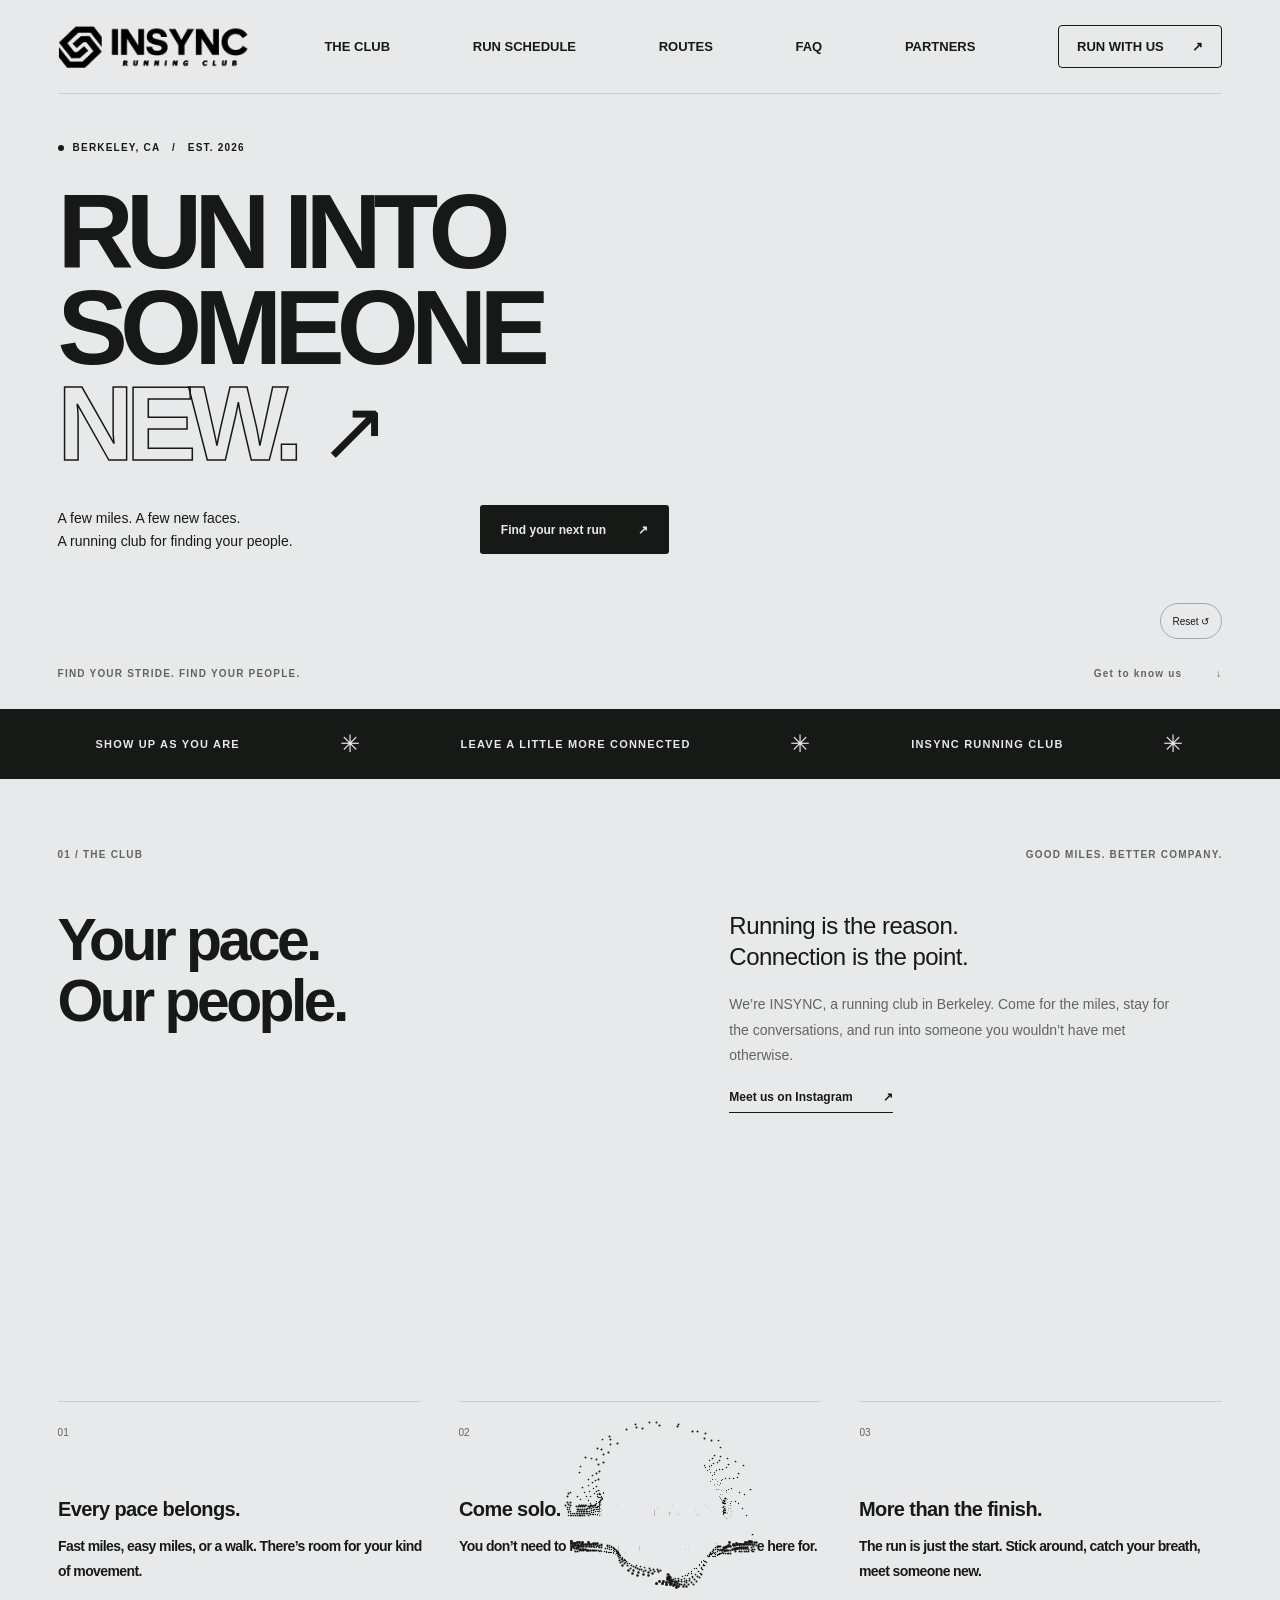
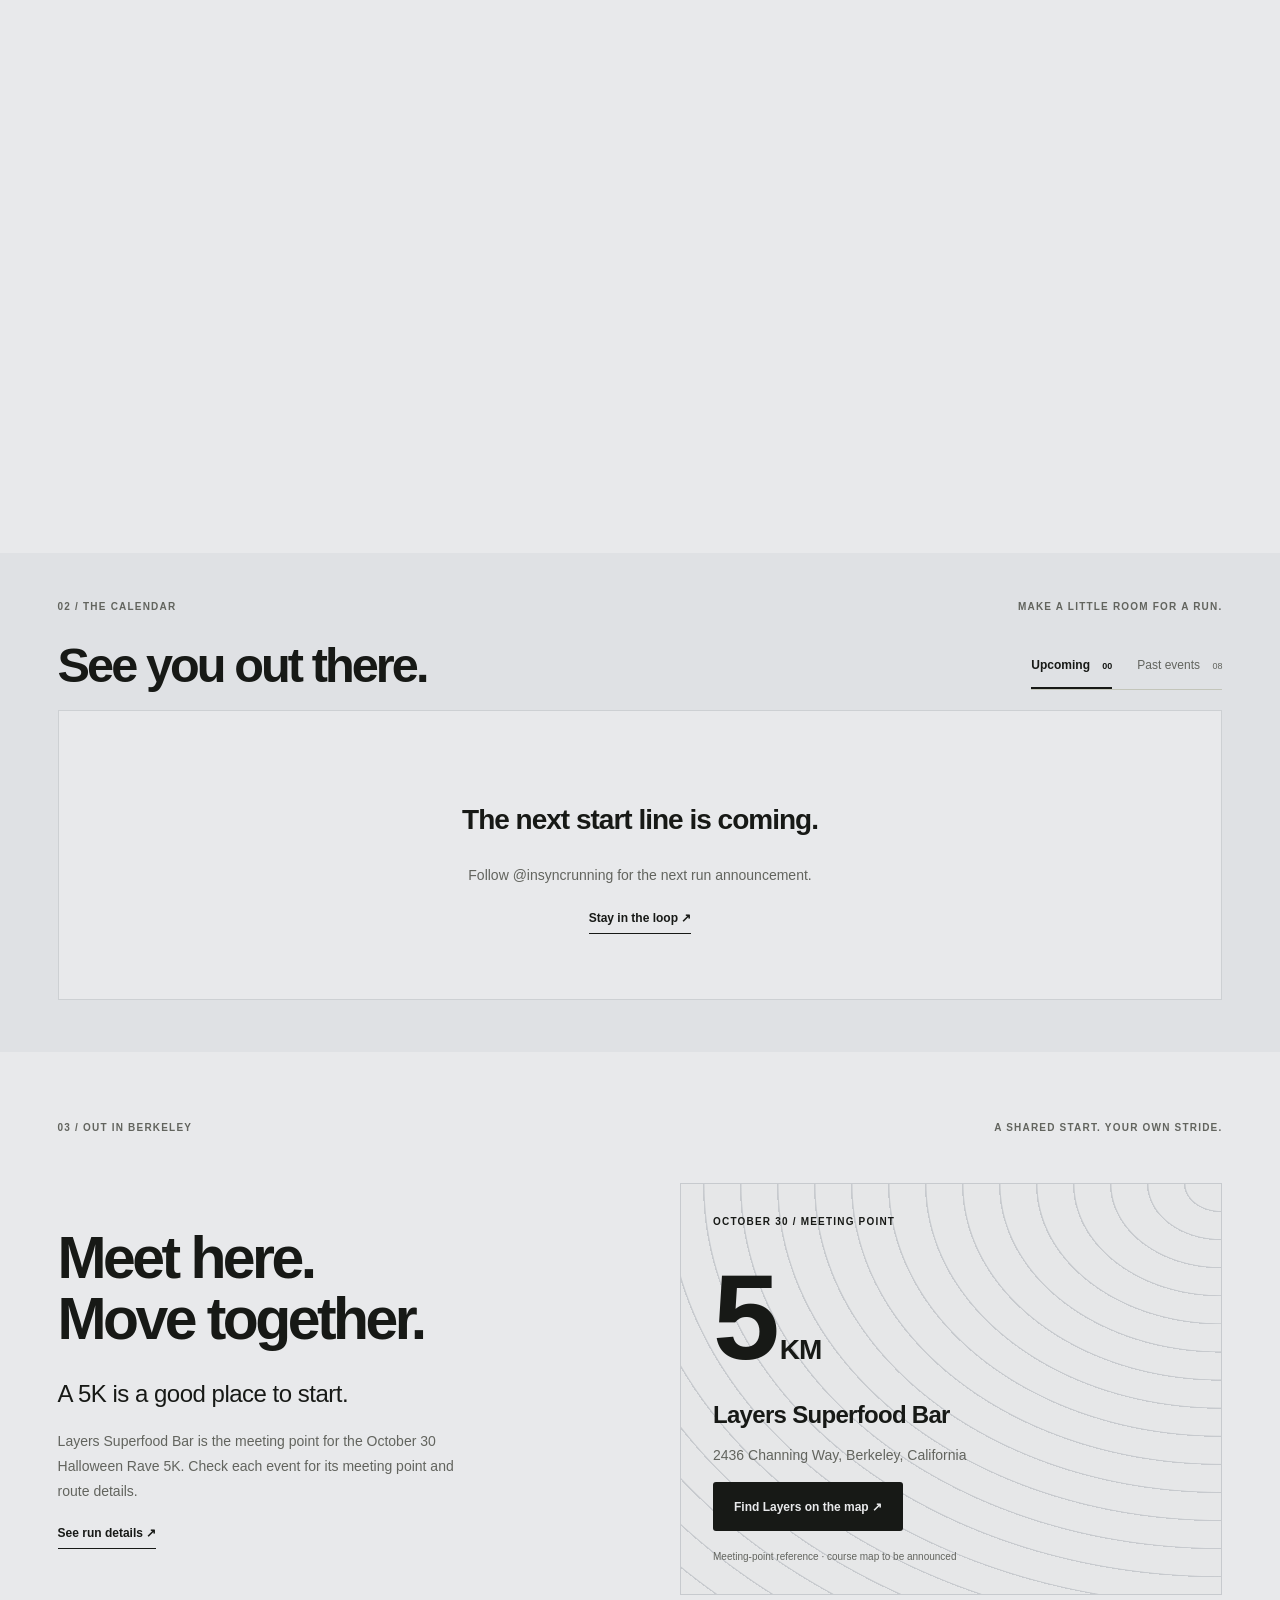
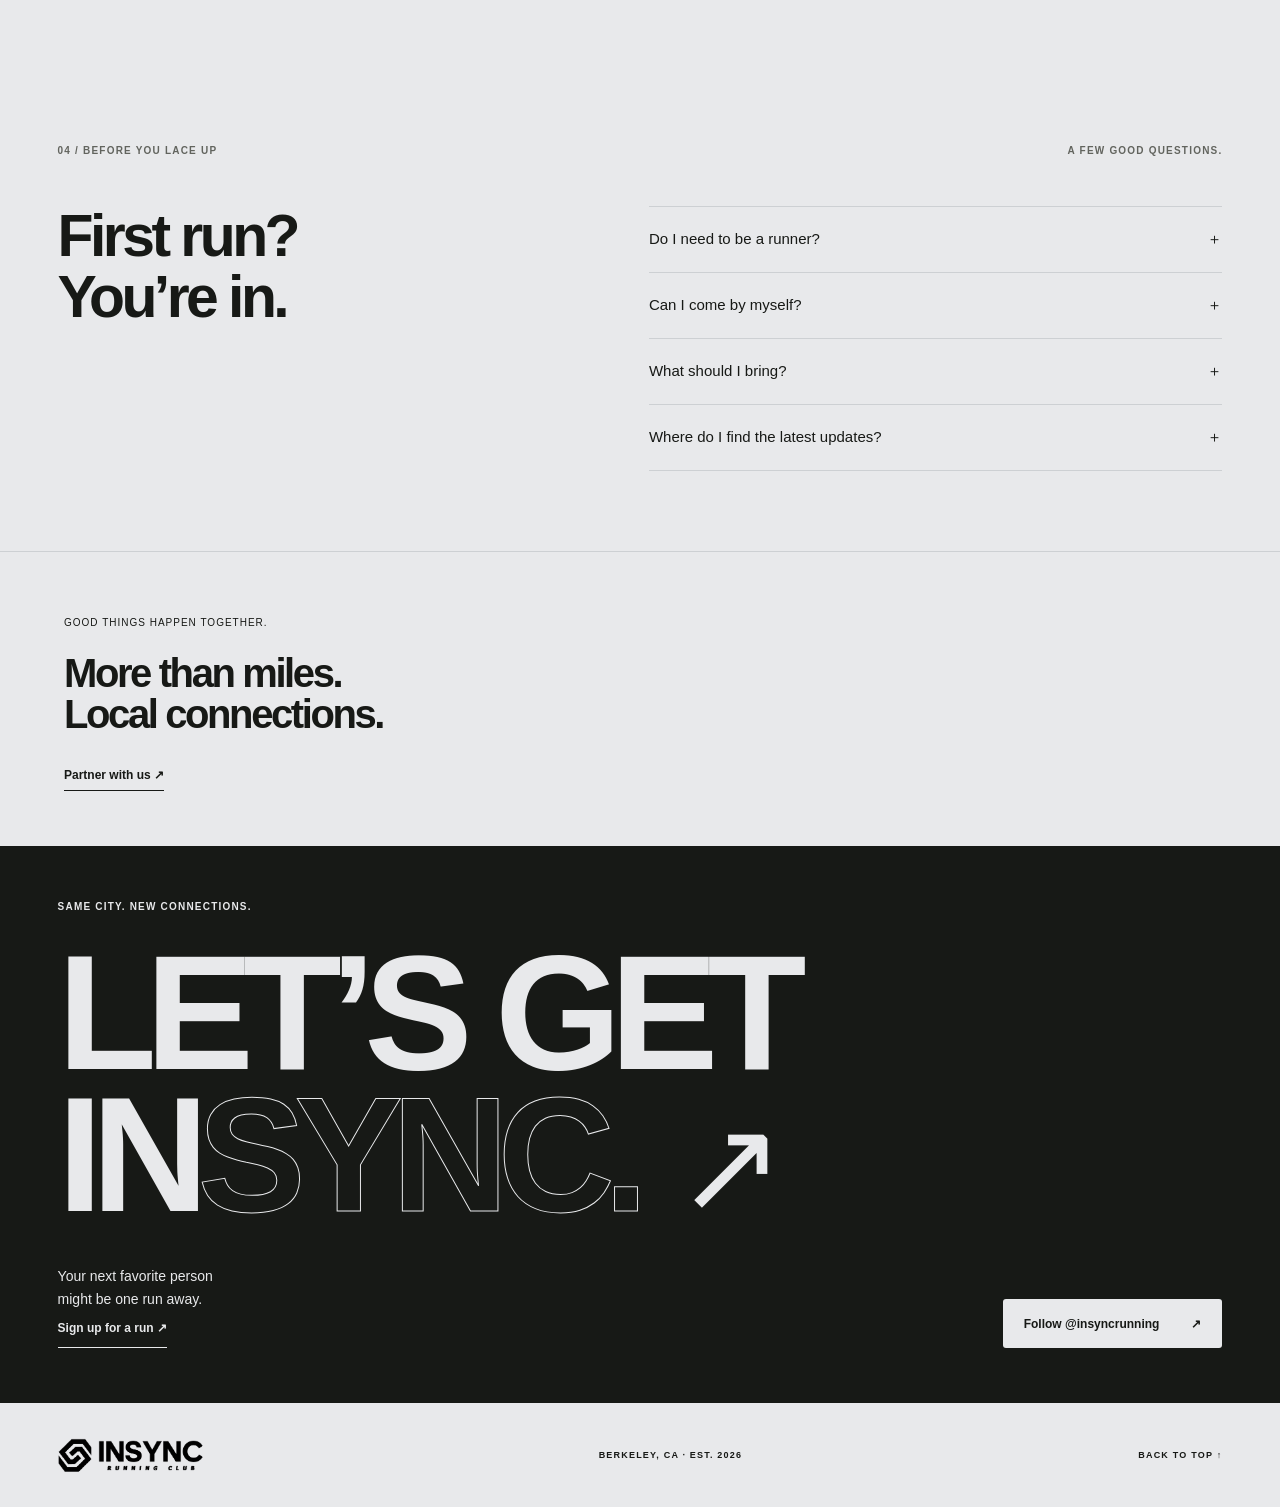
<file: index.html>
<!doctype html>
<html lang="en">
<head>
<meta charset="utf-8"><meta name="viewport" content="width=device-width, initial-scale=1">
<title>INSYNC Running Club — Run into someone new.</title>
<meta name="description" content="Find your stride. Find your people. INSYNC is a Berkeley running club for every pace. Explore upcoming runs and join the community.">
<meta name="theme-color" content="#e8e9eb"><meta property="og:title" content="INSYNC Running Club"><meta property="og:description" content="Run into someone new. A Berkeley running club for every pace."><meta property="og:image" content="https://insyncrunning.com/assets/og.png"><meta property="og:type" content="website">
<meta http-equiv="Cache-Control" content="no-cache, no-store, must-revalidate">
<meta http-equiv="Pragma" content="no-cache">
<meta http-equiv="Expires" content="0">
<link rel="icon" href="assets/favicon-32.png"><link rel="apple-touch-icon" href="assets/apple-touch-icon.png"><link rel="stylesheet" href="styles.css?v=20261030-rave2">
</head>
<body>
<a class="skip" href="#main">Skip to content</a>
<header class="header" id="top"><a class="brand" href="#top" aria-label="INSYNC home"><img src="assets/logo-horizontal.png" width="240" height="64" alt="INSYNC Running Club"></a><nav aria-label="Main navigation" class="main-nav"><a href="#club">THE CLUB</a><a href="#events">RUN SCHEDULE</a><a class="desktop-link" href="#routes">ROUTES</a><a class="desktop-link" href="#faq">FAQ</a><a class="desktop-link" href="partners.html">PARTNERS</a><a href="#join" class="nav-join">RUN WITH US <span aria-hidden="true">↗</span></a><button class="menu-button" aria-expanded="false" aria-controls="site-menu" type="button">MENU <span aria-hidden="true">＋</span></button></nav></header><nav id="site-menu" class="site-menu" aria-label="Full menu" hidden><a href="#club">THE CLUB <span>01</span></a><a href="#events">RUN SCHEDULE <span>02</span></a><a href="#routes">ROUTES <span>03</span></a><a href="#join">SIGN UP <span>04</span></a><a href="#faq">FAQ <span>05</span></a><a href="mailto:lperehinets1@gmail.com">PARTNER WITH US <span>06</span></a></nav>
<main id="main">
<section class="hero">
<div class="jelly-stage"><canvas id="logo-jelly" tabindex="0" role="img" aria-label="Interactive 3D INSYNC logo. Drag and release to toss, tap to squish. Use arrow keys to nudge, Space to squish, or Escape to reset."></canvas><div class="jelly-grab" aria-hidden="true"></div></div>
<div class="hero-copy"><p class="eyebrow"><span class="dot"></span> BERKELEY, CA &nbsp; / &nbsp; EST. 2026</p><h1>RUN INTO<br>SOMEONE<br><span class="outline">NEW.</span><span class="title-arrow" aria-hidden="true">↗</span></h1><div class="hero-bottom"><p>A few miles. A few new faces.<br>A running club for finding your people.</p><a class="button dark" href="#events">Find your next run <span aria-hidden="true">↗</span></a></div></div>
<div class="hero-space" aria-hidden="true"></div>
<button id="jelly-reset" class="hero-reset" type="button" hidden aria-label="Reset logo position">Reset ↺</button>
<div class="hero-caption"><span>FIND YOUR STRIDE. FIND YOUR PEOPLE.</span><a href="#club">Get to know us <span aria-hidden="true">↓</span></a></div>
</section>
<div class="ticker" aria-hidden="true"><span>SHOW UP AS YOU ARE</span><b>✳</b><span>LEAVE A LITTLE MORE CONNECTED</span><b>✳</b><span>INSYNC RUNNING CLUB</span><b>✳</b></div>
<section class="club section" id="club"><div class="section-label"><span>01 / THE CLUB</span><span>GOOD MILES. BETTER COMPANY.</span></div><div class="club-intro"><h2>Your pace.<br>Our people.</h2><div><p class="lead">Running is the reason.<br>Connection is the point.</p><p>We’re INSYNC, a running club in Berkeley. Come for the miles, stay for the conversations, and run into someone you wouldn’t have met otherwise.</p><a class="text-link" href="https://www.instagram.com/insyncrunning" target="_blank" rel="noopener noreferrer">Meet us on Instagram <span aria-hidden="true">↗</span></a></div></div>
<div class="values-runway" id="values-runway">
<div class="values-sticky">
<div class="values values-bead">
<div class="metal-bead bead-entry" id="metal-bead" aria-hidden="true"><span class="metal-bead-cue">↓</span></div>
<article class="value-card"><span>01</span><div class="pt-host" data-particle-text><div class="pt-text"><h3 class="pt-title">Every pace belongs.</h3><p class="pt-body">Fast miles, easy miles, or a walk. There’s room for your kind of movement.</p></div><canvas class="pt-canvas" aria-hidden="true"></canvas></div></article>
<article class="value-card"><span>02</span><div class="pt-host" data-particle-text><div class="pt-text"><h3 class="pt-title">Come solo. Leave connected.</h3><p class="pt-body">You don’t need to know anyone. That’s what we’re here for.</p></div><canvas class="pt-canvas" aria-hidden="true"></canvas></div></article>
<article class="value-card"><span>03</span><div class="pt-host" data-particle-text><div class="pt-text"><h3 class="pt-title">More than the finish.</h3><p class="pt-body">The run is just the start. Stick around, catch your breath, meet someone new.</p></div><canvas class="pt-canvas" aria-hidden="true"></canvas></div></article>
</div>
</div>
</div>
</section>
<section class="events section" id="events"><div class="section-label"><span>02 / THE CALENDAR</span><span>MAKE A LITTLE ROOM FOR A RUN.</span></div><div class="events-heading"><h2>See you out there.</h2><div class="tabs" role="tablist" aria-label="Event schedule"><button type="button" id="upcoming-tab" role="tab" aria-selected="true" aria-controls="upcoming">Upcoming <span id="upcoming-count">01</span></button><button type="button" id="past-tab" role="tab" aria-selected="false" aria-controls="past" tabindex="-1">Past events <span id="past-count">07</span></button></div></div>
<div id="upcoming" role="tabpanel" aria-labelledby="upcoming-tab" tabindex="0"><article class="event-card" id="featured-event"><div class="event-poster event-poster--image"><img src="assets/insync-october-30-rave.jpg" width="819" height="1024" alt="INSYNC Running Club flyer: INSYNCTOBER Halloween Rave 5K with Layers Superfood Bar, Friday October 30 at 3:30 PM, 2436 Channing Way, Berkeley, CA 94704. All paces welcome."></div><div class="event-info"><p class="eyebrow" id="event-status"><span class="dot"></span> NEXT ON THE CALENDAR</p><h3>Halloween Rave 5K</h3><p class="event-description">INSYNCTOBER with Layers Superfood Bar.<br>All paces welcome.</p><dl><div><dt>WHEN</dt><dd><time datetime="2026-10-30T15:30:00-07:00">Friday, October 30, 2026<br>3:30 PM · Pacific</time></dd></div><div><dt>MEET AT</dt><dd>Layers Superfood Bar<br><span>2436 Channing Way, Berkeley, CA 94704</span></dd></div><div><dt>THE PLAN</dt><dd>Halloween Rave 5K. All paces welcome.</dd></div></dl><div class="event-actions"><a class="button dark" id="event-rsvp" href="https://partiful.com/e/mQ0X8st8Sq7XbnKIc9KB?c=eitrDsqQ" target="_blank" rel="noopener noreferrer">Count me in <span aria-hidden="true">↗</span></a><a class="text-link" href="https://www.google.com/maps/search/?api=1&amp;query=2436+Channing+Way+Berkeley+CA+94704" target="_blank" rel="noopener noreferrer">Get directions ↗</a></div><a class="calendar-link" id="calendar-link" href="assets/insync-october-30.ics" download>Add to calendar <span aria-hidden="true">＋</span></a></div></article><div class="empty-state" id="upcoming-empty" hidden><h3>The next start line is coming.</h3><p>Follow @insyncrunning for the next run announcement.</p><a class="text-link" href="https://www.instagram.com/insyncrunning" target="_blank" rel="noopener noreferrer">Stay in the loop ↗</a></div></div>
<div id="past" role="tabpanel" aria-labelledby="past-tab" tabindex="0" hidden><div class="archive-grid" id="archive-grid"><article class="archive-card"><p class="eyebrow">OCT 02, 2026</p><h3>INSYNC × Layers</h3><p>5K &amp; DJ Afters · 4 PM<br>2436 Channing Way, Berkeley</p><a class="text-link" href="https://partiful.com/e/KIWhcW2sNzImpX4tsrRf" target="_blank" rel="noopener noreferrer">View event ↗</a></article><article class="archive-card"><p class="eyebrow">SEP 27, 2026</p><h3>INSYNC × ISAB</h3><p>5K &amp; DJ Afters · 10:30 AM<br>Strada Fountain, Berkeley</p><a class="text-link" href="https://partiful.com/e/kMO2O52GMtITjHEYvllk" target="_blank" rel="noopener noreferrer">View event ↗</a></article><article class="archive-card"><p class="eyebrow">SEP 18, 2026</p><h3>5K &amp; Afters</h3><p>5:30 PM · Fountain next to Strada<br>Berkeley, CA</p><a class="text-link" href="https://www.instagram.com/insyncrunning" target="_blank" rel="noopener noreferrer">Visit club Instagram ↗</a></article><article class="archive-card"><p class="eyebrow">SEP 04, 2026</p><h3>INSYNC × Layers</h3><p>5K & DJ Afters · 4 PM<br>2436 Channing Way, Berkeley</p><a class="text-link" href="https://www.instagram.com/insyncrunning" target="_blank" rel="noopener noreferrer">Visit club Instagram ↗</a></article><article class="archive-card"><p class="eyebrow">MAY 09, 2026</p><h3>Finals Week Reset Run</h3><p>10 AM · Layers Superfood Bar<br>2436 Channing Way, Berkeley</p><a class="text-link" href="https://www.instagram.com/insyncrunning" target="_blank" rel="noopener noreferrer">Visit club Instagram ↗</a></article><article class="archive-card"><p class="eyebrow">MAY 03, 2026</p><h3>Running in Her Shoes</h3><p>5K · 10:30 AM · 2325 Piedmont Ave<br>Benefiting the Peace Over Violence Foundation</p><a class="text-link" href="https://www.instagram.com/insyncrunning" target="_blank" rel="noopener noreferrer">Visit club Instagram ↗</a></article><article class="archive-card"><p class="eyebrow">APR 25, 2026</p><h3>KAPi × INSYNC</h3><p>5K Charity Run · 10 AM<br>Fountain across from Strada</p><a class="text-link" href="https://www.instagram.com/insyncrunning" target="_blank" rel="noopener noreferrer">Visit club Instagram ↗</a></article></div></div></section>
<section class="routes section" id="routes"><div class="section-label"><span>03 / OUT IN BERKELEY</span><span>A SHARED START. YOUR OWN STRIDE.</span></div><div class="route-grid"><div><h2>Meet here.<br>Move together.</h2><p class="lead">A 5K is a good place to start.</p><p>Layers Superfood Bar is the meeting point for the October 30 Halloween Rave 5K. Check each event for its meeting point and route details.</p><a class="text-link" href="https://partiful.com/e/mQ0X8st8Sq7XbnKIc9KB?c=eitrDsqQ" target="_blank" rel="noopener noreferrer">See run details ↗</a></div><div class="route-panel"><span class="eyebrow">OCTOBER 30 / MEETING POINT</span><div class="route-distance">5<span>KM</span></div><h3>Layers Superfood Bar</h3><p>2436 Channing Way, Berkeley, California</p><a class="button dark" href="https://www.google.com/maps/search/?api=1&amp;query=2436+Channing+Way+Berkeley+CA+94704" target="_blank" rel="noopener noreferrer">Find Layers on the map ↗</a><small>Meeting-point reference · course map to be announced</small></div></div></section><section class="faq section" id="faq"><div class="section-label"><span>04 / BEFORE YOU LACE UP</span><span>A FEW GOOD QUESTIONS.</span></div><div class="faq-grid"><h2>First run?<br>You’re in.</h2><div class="questions"><details><summary>Do I need to be a runner?<span aria-hidden="true">＋</span></summary><p>No pace requirement here. Run, jog, or walk — show up with whatever energy you’ve got.</p></details><details><summary>Can I come by myself?<span aria-hidden="true">＋</span></summary><p>Absolutely. Meeting someone new is the whole idea. Come say hi and we’ll take it from there.</p></details><details><summary>What should I bring?<span aria-hidden="true">＋</span></summary><p>Comfortable shoes, water, and whatever you need for a few miles outside. Check the event page for any specific details.</p></details><details><summary>Where do I find the latest updates?<span aria-hidden="true">＋</span></summary><p>Check <a href="https://www.instagram.com/insyncrunning" target="_blank" rel="noopener noreferrer">@insyncrunning on Instagram</a> and the linked event page for meeting details and changes.</p></details></div></div></section>
<section class="partner-strip"><p>GOOD THINGS HAPPEN TOGETHER.</p><h2>More than miles.<br>Local connections.</h2><a class="text-link" href="mailto:lperehinets1@gmail.com">Partner with us ↗</a></section><section class="join section" id="join"><p class="eyebrow">SAME CITY. NEW CONNECTIONS.</p><h2>LET’S GET<br>IN<span class="outline">SYNC.</span><span aria-hidden="true">↗</span></h2><div class="join-bottom"><p>Your next favorite person<br>might be one run away.<br><a class="text-link" href="#events">Sign up for a run ↗</a></p><a class="button light" href="https://www.instagram.com/insyncrunning" target="_blank" rel="noopener noreferrer">Follow @insyncrunning <span aria-hidden="true">↗</span></a></div></section>
</main><footer><a href="#top" aria-label="Back to top"><img src="assets/logo-horizontal.png" alt="INSYNC Running Club" width="170" height="46"></a><span>BERKELEY, CA · EST. 2026</span><a href="#top">BACK TO TOP ↑</a></footer><script src="main.js?v=20261030-rave2"></script><script src="particle-text.js?v=20261030-rave2" defer></script><script src="logo-jelly.js?v=20261030-rave2" defer></script>
</body></html>
</file>
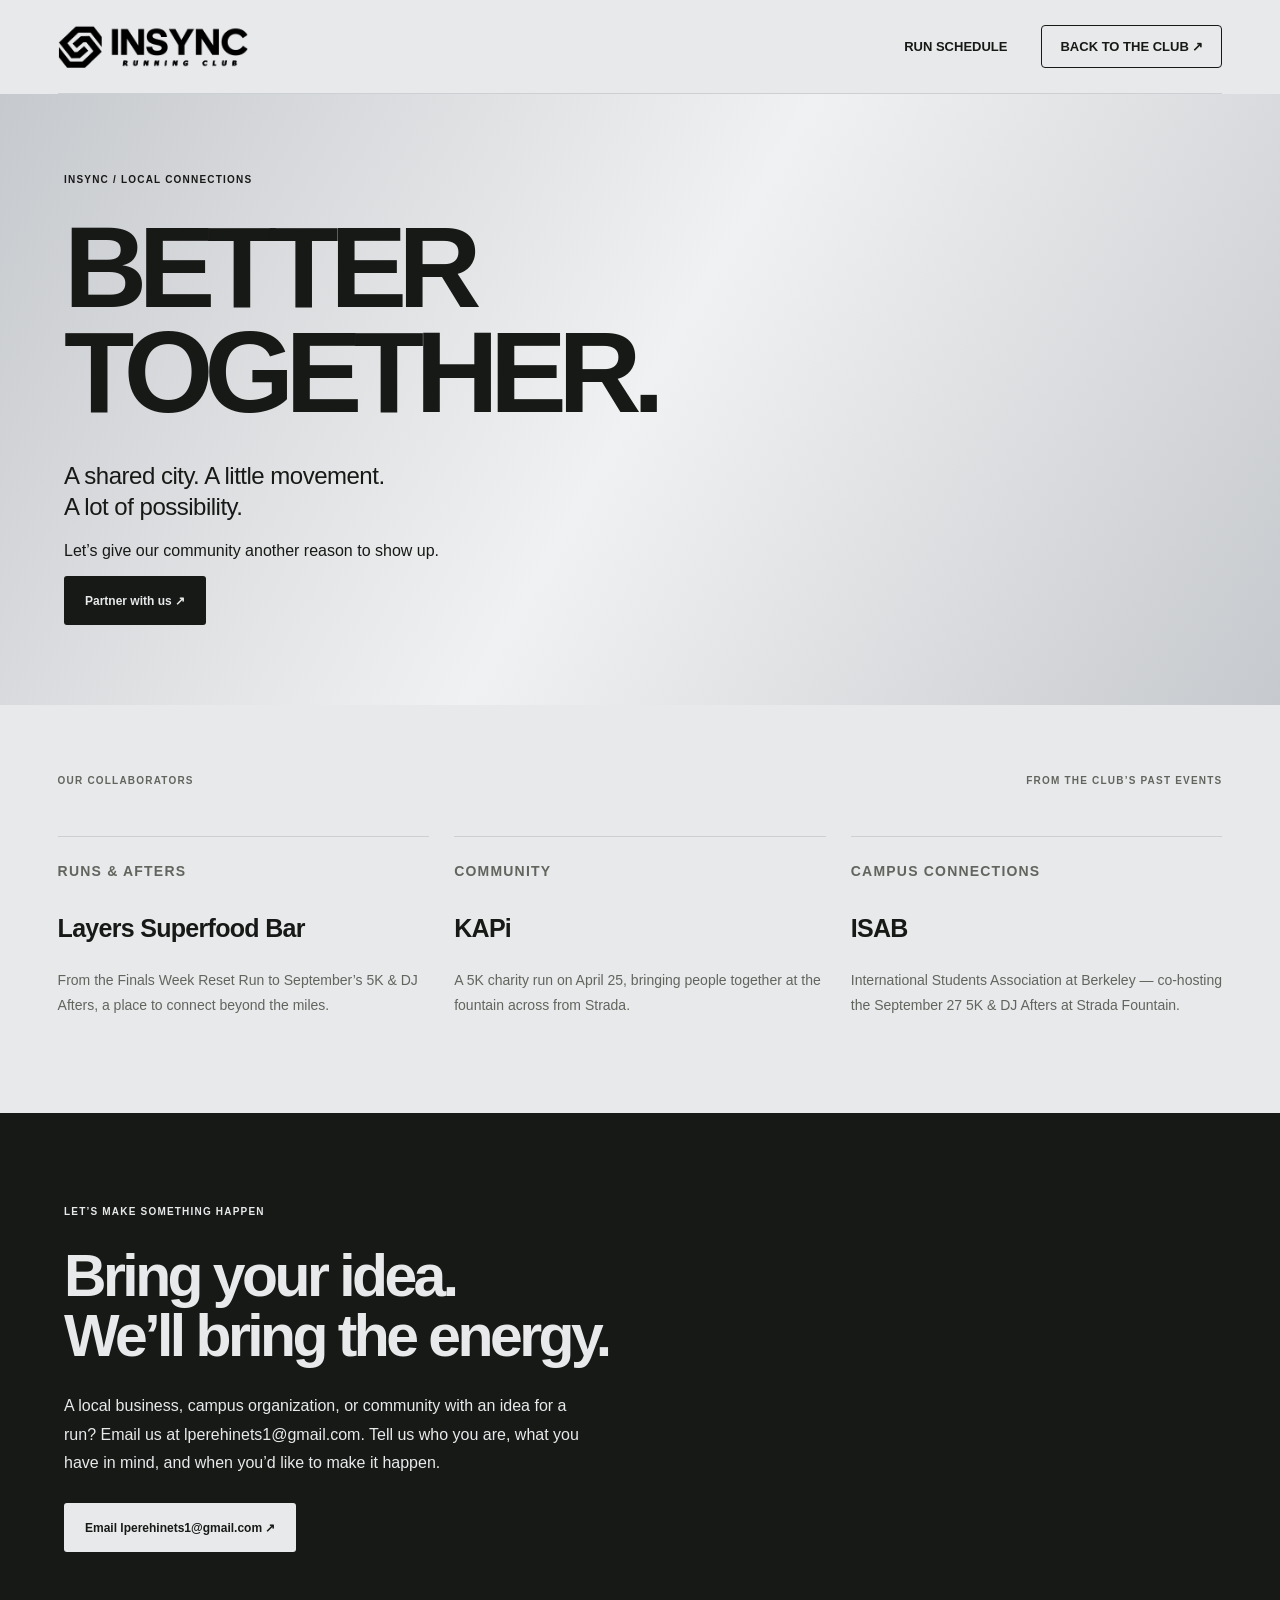
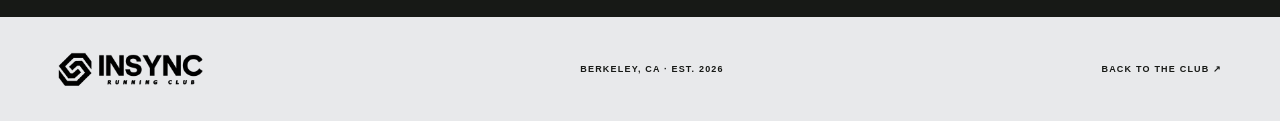
<file: partners.html>
<!doctype html>
<html lang="en">
<head>
<meta charset="utf-8"><meta name="viewport" content="width=device-width, initial-scale=1">
<title>Partner with INSYNC Running Club</title>
<meta name="description" content="Find your stride. Find your people. INSYNC is a Berkeley running club for every pace. Explore upcoming runs and join the community.">
<meta name="theme-color" content="#f4f3ee"><meta property="og:title" content="INSYNC Running Club"><meta property="og:description" content="Run into someone new. A Berkeley running club for every pace."><meta property="og:image" content="https://insyncrunning.com/assets/og.png"><meta property="og:type" content="website">
<link rel="icon" href="assets/favicon-32.png"><link rel="apple-touch-icon" href="assets/apple-touch-icon.png"><link rel="stylesheet" href="styles.css?v=20260927-isab">
</head>
<body><a class="skip" href="#main">Skip to content</a><header class="header"><a class="brand" href="index.html" aria-label="INSYNC home"><img src="assets/logo-horizontal.png" alt="INSYNC Running Club" width="240" height="64"></a><nav aria-label="Main navigation"><a href="index.html#events">RUN SCHEDULE</a><a class="nav-join" href="index.html">BACK TO THE CLUB ↗</a></nav></header><main id="main"><section class="partner-hero"><p class="eyebrow">INSYNC / LOCAL CONNECTIONS</p><h1>BETTER<br>TOGETHER.</h1><p class="lead">A shared city. A little movement.<br>A lot of possibility.</p><p>Let’s give our community another reason to show up.</p><a class="button dark" href="mailto:lperehinets1@gmail.com">Partner with us ↗</a></section><section class="section"><div class="section-label"><span>OUR COLLABORATORS</span><span>FROM THE CLUB’S PAST EVENTS</span></div><div class="partner-list"><article><p class="eyebrow">RUNS & AFTERS</p><h3>Layers Superfood Bar</h3><p>From the Finals Week Reset Run to September’s 5K & DJ Afters, a place to connect beyond the miles.</p></article><article><p class="eyebrow">COMMUNITY</p><h3>KAPi</h3><p>A 5K charity run on April 25, bringing people together at the fountain across from Strada.</p></article><article><p class="eyebrow">CAMPUS CONNECTIONS</p><h3>ISAB</h3><p>International Students Association at Berkeley — co-hosting the September 27 5K & DJ Afters at Strada Fountain.</p></article></div></section><section class="partner-contact" id="partner-contact"><p class="eyebrow">LET’S MAKE SOMETHING HAPPEN</p><h2>Bring your idea.<br>We’ll bring the energy.</h2><p>A local business, campus organization, or community with an idea for a run? Email us at lperehinets1@gmail.com. Tell us who you are, what you have in mind, and when you’d like to make it happen.</p><a class="button light" href="mailto:lperehinets1@gmail.com">Email lperehinets1@gmail.com ↗</a></section></main><footer><a href="index.html"><img src="assets/logo-horizontal.png" alt="INSYNC Running Club" width="170" height="46"></a><span>BERKELEY, CA · EST. 2026</span><a href="index.html">BACK TO THE CLUB ↗</a></footer></body></html>
</file>
<file: styles.css>
:root{--paper:#e8e9eb;--ink:#171916;--muted:#62645e;--line:#cdd0d3;--accent:#d8dadd;--ease:cubic-bezier(.22,1,.36,1)}*{box-sizing:border-box}html{scroll-behavior:smooth;scroll-padding-top:100px}body{margin:0;background:var(--paper);color:var(--ink);font-family:Arial,Helvetica,sans-serif;-webkit-font-smoothing:antialiased}a{color:inherit;text-decoration:none}button{font:inherit;color:inherit;cursor:pointer}img{display:block;max-width:100%;height:auto}button,a,summary{-webkit-tap-highlight-color:transparent}a:focus-visible,button:focus-visible,summary:focus-visible,[tabindex]:focus-visible{outline:2px solid var(--ink);outline-offset:6px}::selection{background:var(--ink);color:var(--paper)}[hidden]{display:none!important}.skip{position:fixed;top:-80px;left:20px;z-index:100;background:var(--ink);color:white;padding:16px}.skip:focus{top:12px}.header{height:94px;margin:0 4.5%;display:flex;justify-content:space-between;align-items:center;border-bottom:1px solid var(--line)}.brand{width:190px}.brand img,footer img{mix-blend-mode:multiply}.header nav{display:flex;align-items:center;gap:34px;font-size:13px;font-weight:600}.header nav a{padding:12px 0}.header nav .nav-join{border:1px solid var(--ink);padding:13px 18px;border-radius:4px}.nav-join span{margin-left:25px}.hero{padding:48px 4.5% 0;display:grid;grid-template-columns:1.18fr 1fr;gap:35px}.eyebrow,.section-label,.panel-top,.panel-bottom,.hero-caption,.ticker,.poster-top,.poster-bottom,footer,.calendar-link{font-size:10px;font-weight:700;letter-spacing:1.2px}.eyebrow{display:flex;align-items:center;gap:9px;margin:0 0 30px}.dot{width:6px;height:6px;background:currentColor;border-radius:50%;display:inline-block}h1{font-size:clamp(70px,8.25vw,140px);letter-spacing:-.075em;line-height:.91;margin:0;font-weight:900}h1 .outline{-webkit-text-stroke:1.5px var(--ink);color:transparent}.title-arrow{display:inline-block;font-size:.8em;margin-left:.28em;font-weight:400}.hero-bottom{display:flex;flex-wrap:wrap;align-items:center;gap:20px;justify-content:space-between;margin-top:34px}.hero-bottom p,.join-bottom p{font-size:14px;line-height:1.65;margin:0}.button{min-height:49px;padding:17px 21px;display:inline-flex;align-items:center;justify-content:space-between;gap:32px;font-size:12px;font-weight:700;border-radius:3px;transition:transform .25s var(--ease),background .25s}.button:hover{transform:translateY(-3px)}.button.dark{background:var(--ink);color:var(--paper)}.button.dark:hover{background:#373b32}.button.light{background:var(--paper);color:var(--ink)}.run-panel{background:linear-gradient(125deg,#b4b7bc 0%,#eceef0 32%,#c8cbd0 57%,#f0f1f2 78%,#b9bcc1 100%);min-height:490px;position:relative;overflow:hidden;border-radius:3px;display:flex;flex-direction:column;justify-content:space-between}.panel-top,.panel-bottom{display:flex;justify-content:space-between;align-items:center;padding:25px;z-index:2;gap:12px;line-height:1.6}.panel-coordinate{text-align:right}.track{position:absolute;inset:0;overflow:hidden}.track i{position:absolute;width:145%;height:48%;border:1px solid #9fa4ab;transform:rotate(-28deg);border-radius:50%;left:-20%;top:58%}.track i:nth-child(2){width:170%;height:64%;left:-32%;top:50%}.track i:nth-child(3){width:195%;height:80%;left:-44%;top:42%}.track i:nth-child(4){width:220%;height:96%;left:-56%;top:34%}.hero-caption{grid-column:1/-1;display:flex;justify-content:space-between;padding:1px 0 30px;color:var(--muted)}.hero-caption a span{margin-left:30px}.ticker{background:var(--ink);color:var(--paper);display:flex;justify-content:space-around;align-items:center;gap:24px;padding:21px 4.5%;font-size:11px}.ticker b{font-size:24px;font-weight:400}.section{padding:70px 4.5% 80px}.section-label{display:flex;justify-content:space-between;color:var(--muted);margin-bottom:50px}.club-intro{display:grid;grid-template-columns:1.2fr 1fr;gap:80px}h2{font-size:clamp(38px,4.6vw,72px);letter-spacing:-.06em;line-height:1.03;margin:0;font-weight:700}.club-intro>div{max-width:440px}.lead{font-size:24px;line-height:1.3;letter-spacing:-.5px;margin:0 0 20px}.club-intro p:not(.lead),.values .pt-body,.questions p{font-size:14px;line-height:1.8;color:var(--muted)}.text-link{display:inline-flex;gap:30px;font-size:12px;font-weight:700;border-bottom:1px solid currentColor;padding:8px 0;transition:gap .25s}.text-link:hover{gap:38px}.values{display:grid;grid-template-columns:repeat(3,1fr);gap:38px;margin-top:65px}.values article{border-top:1px solid var(--line);padding-top:20px;position:relative}.values article>span{font-size:10px;color:var(--muted)}.values .pt-title,.values h3{font-size:20px;letter-spacing:-.6px;margin:28px 0 12px;display:block;font-weight:700;color:var(--ink)}.values .pt-body,.values p{max-width:310px;margin:0}.events{background:#dfe1e4;padding-top:48px;padding-bottom:52px}.events .section-label{margin-bottom:28px}.events-heading{display:flex;justify-content:space-between;align-items:end;gap:30px;margin-bottom:20px}.events-heading h2{font-size:clamp(32px,3.8vw,56px)}.tabs{display:flex;border-bottom:1px solid #c3c5ba;gap:25px}.tabs button{background:none;border:0;border-bottom:2px solid transparent;padding:15px 0;font-size:12px;color:var(--muted)}.tabs button[aria-selected=true]{border-color:var(--ink);color:var(--ink);font-weight:bold}.tabs span{font-size:9px;margin-left:9px}.event-card{display:grid;grid-template-columns:min(520px,40vw) minmax(0,1fr);align-items:start;background:var(--paper);border:1px solid var(--line);border-radius:3px;overflow:hidden}.event-poster{background:var(--ink);color:var(--paper);padding:30px;display:flex;flex-direction:column;justify-content:space-between;min-height:495px}.event-poster--image{padding:0;min-height:0;background:#111;overflow:hidden;position:relative;align-self:start;width:100%}.event-poster--image img{display:block;width:100%;height:auto;max-width:100%;margin:0;object-fit:contain;object-position:center top}.poster-top{display:flex;justify-content:space-between;align-items:center;line-height:1.5}.poster-top img{filter:invert(1);mix-blend-mode:screen}.poster-title{font-size:clamp(48px,6.2vw,100px);font-weight:900;font-style:italic;line-height:.94;letter-spacing:-.065em;margin:55px 0}.poster-title span{color:var(--accent)}.poster-bottom{display:flex;justify-content:space-between;font-size:9px;gap:20px}.event-info{padding:26px 32px;display:flex;flex-direction:column;justify-content:center}.event-info .eyebrow{font-size:9px;margin-bottom:14px}.event-info h3{font-size:clamp(26px,2.6vw,34px);letter-spacing:-1.4px;margin:0 0 10px}.event-description{color:var(--muted);font-size:13px;line-height:1.55;margin:0}.event-info dl{margin:16px 0}.event-info dl>div{display:grid;grid-template-columns:80px 1fr;padding:8px 0;border-top:1px solid var(--line);gap:10px}.event-info dt{font-size:9px;letter-spacing:1px;padding-top:3px;color:var(--muted)}.event-info dd{margin:0;font-size:13px;line-height:1.6}.event-info dd span{color:var(--muted)}.event-actions{display:flex;align-items:center;gap:25px;flex-wrap:wrap}.calendar-link{display:inline-block;font-size:10px;margin-top:12px;letter-spacing:0;font-weight:400;padding:4px 0}.empty-state{padding:65px 25px;text-align:center;border:1px solid var(--line);background:var(--paper)}.empty-state h3{font-size:28px;letter-spacing:-1px}.empty-state p{font-size:14px;line-height:1.7;max-width:440px;margin:15px auto;color:var(--muted)}.archive-symbol{font-size:50px}.faq-grid{display:grid;grid-template-columns:1fr 1.1fr;gap:70px}details{border-top:1px solid var(--line)}details:last-child{border-bottom:1px solid var(--line)}summary{list-style:none;cursor:pointer;padding:23px 0;font-size:15px;display:flex;justify-content:space-between;gap:20px}summary::-webkit-details-marker{display:none}summary span{transition:transform .25s}details[open] summary span{transform:rotate(45deg)}.questions p{margin:0;padding:0 30px 24px 0}.questions p a{text-decoration:underline}.join{background:var(--ink);color:var(--paper);padding-top:55px;padding-bottom:55px}.join h2{font-size:clamp(70px,12.7vw,195px);line-height:.87;letter-spacing:-.07em;font-weight:900}.join h2>.outline{-webkit-text-stroke:1px var(--paper);color:transparent}.join h2>span:last-child{font-weight:400;font-size:.8em;margin-left:.3em}.join-bottom{display:flex;justify-content:space-between;align-items:end;margin-top:40px;gap:30px}.join a:focus-visible{outline-color:var(--paper)}footer{padding:35px 4.5%;display:flex;align-items:center;justify-content:space-between;gap:25px;font-size:9px}footer img{width:145px}a:hover{opacity:.85}.button:hover,.brand:hover{opacity:1}@media(min-width:1600px){.hero,.section,.header,footer{padding-left:max(4.5%,calc((100% - 1500px)/2));padding-right:max(4.5%,calc((100% - 1500px)/2))}.header{margin:0}.run-panel{min-height:570px}}@media(max-width:1000px){.hero{gap:25px;grid-template-columns:1.05fr 1fr}.hero-bottom{display:block}.hero-bottom .button{margin-top:18px}.run-panel{min-height:460px}.panel-top,.panel-bottom{padding:18px;font-size:8px}.events-heading{display:block}.tabs{width:max-content;margin-top:20px}.event-info{padding:30px 25px}.club-intro{gap:40px}.values{gap:22px}.values .pt-title,.values h3{font-size:18px}.poster-title{font-size:6.2vw}}@media(max-width:650px){html{scroll-padding-top:20px}.header{height:77px}.brand{width:140px}.header nav{gap:16px;font-size:11px}.header nav>a:first-child{display:none}.header nav .nav-join{padding:11px}.nav-join span{margin-left:8px}.hero{padding-top:32px;grid-template-columns:1fr;gap:27px}h1{font-size:clamp(48px,16.8vw,108px)}.eyebrow{font-size:9px;margin-bottom:24px}.hero-bottom{display:flex;margin-top:25px;gap:15px}.hero-bottom p{font-size:12px}.hero-bottom .button{margin-top:0;font-size:11px;gap:20px;padding:15px}.run-panel{min-height:390px}.panel-top,.panel-bottom{font-size:9px}.hero-caption{font-size:8px;gap:15px;padding-bottom:0}.ticker{margin-top:27px;gap:12px;font-size:8px;padding:15px 4.5%}.ticker span:last-of-type,.ticker b:last-child{display:none}.ticker b{font-size:20px}.section{padding:45px 5% 50px}.section-label{margin-bottom:30px;font-size:8px;gap:25px;line-height:1.7}.section-label span:last-child{text-align:right;max-width:135px}.club-intro,.faq-grid{grid-template-columns:1fr;gap:28px}h2{font-size:46px}.lead{font-size:22px}.values{grid-template-columns:1fr;margin-top:35px;gap:25px}.values article{display:grid;grid-template-columns:25px 1fr;gap:0 10px}.values article>span{padding-top:5px}.values .pt-host{grid-column:2}.values .pt-title,.values h3{margin:0 0 10px;font-size:20px}.values .pt-body,.values p{grid-column:2;max-width:none}.event-card{grid-template-columns:1fr;max-height:none}.event-poster{min-height:335px;padding:25px}.event-poster--image{min-height:0;padding:0;width:100%}.poster-title{font-size:70px;margin:38px 0}.event-info{padding:30px 24px}.event-info h3{font-size:34px}.event-actions{gap:18px}.event-actions .text-link{font-size:11px}.events-heading h2{font-size:42px}.tabs{width:100%;justify-content:space-between}.join h2{font-size:18vw}.join-bottom{align-items:start;flex-direction:column;gap:25px}.join h2>span:last-child{margin-left:.13em}footer{flex-wrap:wrap;padding:25px 5%;font-size:8px}footer img{width:125px}footer>a:last-child{margin-left:auto}}@media(prefers-reduced-motion:reduce){html{scroll-behavior:auto}*,*::before,*::after{animation:none!important;transition:none!important}}
.menu-button{background:transparent;border:0;padding:12px 0;font-size:12px;font-weight:600}.menu-button span{margin-left:10px}.site-menu{position:absolute;z-index:20;right:4.5%;top:82px;width:min(440px,91%);background:var(--ink);color:var(--paper);padding:18px 30px;box-shadow:0 20px 50px #0002}.site-menu a{display:flex;justify-content:space-between;padding:20px 0;border-bottom:1px solid #41433f;font-size:20px;letter-spacing:-.5px}.site-menu a:last-child{border:0}.site-menu a span{font-size:10px;color:#bbb}.site-menu a:focus-visible{outline-color:white}.archive-grid{display:grid;grid-template-columns:1fr 1fr;gap:20px}.archive-card{background:var(--paper);padding:32px;border:1px solid var(--line)}.archive-card h3{font-size:30px;letter-spacing:-1px;margin:0 0 20px}.archive-card>p:not(.eyebrow){font-size:13px;line-height:1.8;color:var(--muted)}#past>.event-card{margin-top:24px}.route-grid{display:grid;grid-template-columns:1fr 1fr;gap:80px;align-items:center}.route-grid .lead{margin-top:28px}.route-grid p:not(.lead){font-size:14px;color:var(--muted);line-height:1.8;max-width:430px}.route-panel{position:relative;padding:32px;background:repeating-radial-gradient(ellipse at 100% 0,transparent 0 35px,#c7cace 36px 37px),#e6e7e8;border:1px solid #c7cace}.route-distance{font-size:120px;font-weight:900;letter-spacing:-10px;line-height:1}.route-distance span{font-size:28px;letter-spacing:-1px;margin-left:10px}.route-panel h3{font-size:24px;letter-spacing:-.7px;margin-bottom:5px}.route-panel small{display:block;margin-top:20px;font-size:10px;color:var(--muted)}.partner-strip{padding:55px 5%;border-top:1px solid var(--line)}.partner-strip>p{font-size:10px;letter-spacing:1px}.partner-strip h2{font-size:40px;margin:25px 0}.partner-hero{padding:80px 5%;background:linear-gradient(120deg,#c6c9cd,#f0f1f2,#c6c9cd)}.partner-hero h1{font-size:clamp(60px,9vw,130px);max-width:1000px}.partner-hero .lead{margin-top:35px;max-width:530px}.partner-list{display:grid;grid-template-columns:repeat(3,1fr);gap:25px}.partner-list article{border-top:1px solid var(--line);padding-top:22px}.partner-list h3{font-size:25px;letter-spacing:-.7px}.partner-list p{line-height:1.8;font-size:14px;color:var(--muted)}.partner-contact{background:var(--ink);color:var(--paper);padding:65px 5%}.partner-contact p{line-height:1.8;max-width:530px;margin:25px 0}.partner-contact a:focus-visible{outline-color:white}@media(max-width:650px){.header nav{gap:12px}.header nav>a[href="#events"]{display:none}.menu-button{font-size:11px}.site-menu{top:70px}.archive-grid,.route-grid,.partner-list{grid-template-columns:1fr}.archive-card{padding:25px}.archive-card h3{font-size:26px}.route-grid{gap:30px}.route-panel{padding:25px}.partner-hero{padding:55px 5%}.partner-hero h1{font-size:15vw}.partner-hero .lead{font-size:20px}}

.hero-emblem{position:absolute;inset:18% 12%;display:flex;flex-direction:column;align-items:center;justify-content:center;gap:28px}.hero-emblem img{width:clamp(150px,19vw,260px);mix-blend-mode:multiply}.hero-emblem span{font-size:11px;font-weight:700;letter-spacing:3px}@media(max-width:650px){.hero-emblem img{width:180px}.hero-emblem span{font-size:9px}}

@media(max-width:360px){.brand{width:115px;flex-shrink:0}.header nav{gap:10px}.header nav .nav-join{padding:10px 8px;white-space:nowrap;font-size:10px}.nav-join span{margin-left:4px}.menu-button{white-space:nowrap;font-size:10px}.menu-button span{margin-left:4px}.hero-caption{font-size:7px}.hero-caption a span{margin-left:8px}}

/* The logo has its own contained playground; the rest of the page scrolls normally. */
.header{gap:clamp(35px,6vw,100px)}
.header .main-nav{flex:1;justify-content:space-between;gap:20px}
.header .main-nav .menu-button{display:none}
.run-panel{background:linear-gradient(125deg,#c8cbd0,#e9ebed 48%,#c9cdd2)}
.jelly-stage{position:absolute;inset:60px 0 65px;z-index:1}
.jelly-stage .hero-emblem{inset:0}
#logo-jelly{display:none;width:100%;height:100%;touch-action:none;outline-offset:-5px;cursor:default}
.jelly-ready #logo-jelly{display:block}
.jelly-ready .hero-emblem{display:none}
#logo-jelly.over-logo{cursor:grab}
#logo-jelly.dragging{cursor:grabbing}
#jelly-reset{border:1px solid #a3a7ad;background:transparent;border-radius:20px;padding:9px 12px;font-size:10px;min-height:36px}
.panel-bottom .panel-coordinate{display:none}
@media(max-width:1050px){.header{gap:35px}.header .main-nav{gap:18px}.header .brand{width:160px}.header .main-nav a{font-size:11px}.nav-join span{margin-left:8px}}
@media(max-width:760px){.header{gap:18px}.header .main-nav{flex:0;gap:18px}.header .main-nav .desktop-link,.header .main-nav>a[href="#club"],.header .main-nav>a[href="#events"]{display:none}.header .main-nav .menu-button{display:block}.header .brand{width:140px}.header .main-nav .nav-join{white-space:nowrap}.jelly-stage{inset:55px 0 60px}}
@media(max-width:360px){.header{gap:10px}.header .brand{width:115px}.header .main-nav{gap:10px}.header .main-nav .nav-join{font-size:10px}.panel-bottom{font-size:8px}}

.header .menu-button{white-space:nowrap;flex-shrink:0}

.run-panel .panel-top,.run-panel .panel-bottom{justify-content:flex-end}

/* One full-width hero playground, with links above the moving logo. */
.header nav a,.header nav button,.site-menu a{ text-transform:uppercase; }
.hero{position:relative;isolation:isolate}
.hero>.jelly-stage{inset:0;z-index:2;pointer-events:none}
#logo-jelly{pointer-events:none;touch-action:auto}
.jelly-grab{position:absolute;display:none;pointer-events:auto;touch-action:none;cursor:grab;border-radius:30%;transform:translate(-50%,-50%)}
.jelly-ready .jelly-grab{display:block}
.jelly-grab.dragging{cursor:grabbing}
.hero:has(.jelly-ready) .hero-emblem{display:none}
.hero-copy,.hero-caption{position:relative;z-index:3;pointer-events:none}
.hero-copy a,.hero-caption a{pointer-events:auto}
.run-panel{z-index:1}
.run-panel .panel-bottom{position:relative;z-index:4}
.run-panel{overflow:visible}
.track{border-radius:3px}
.hero #jelly-reset{position:relative;z-index:4}
@media(max-width:1050px) and (min-width:761px){.header .main-nav{gap:12px}.header{gap:24px}.header .main-nav a{font-size:10px}}

.run-panel{z-index:auto}.run-panel .panel-top,.run-panel .panel-bottom{pointer-events:none}.run-panel #jelly-reset{pointer-events:auto}

/* Background-only jelly: no panel, duplicate mark, or foreground canvas. */
.hero>.jelly-stage{z-index:0}
.hero-copy,.hero-caption{z-index:2}
.hero-space{min-height:490px;pointer-events:none}
.hero-reset{position:absolute!important;right:4.5%;bottom:70px;z-index:3!important}
#logo-jelly{opacity:.92}
.jelly-grab{-webkit-user-select:none;user-select:none;-webkit-user-drag:none}
html.jelly-dragging,html.jelly-dragging *{-webkit-user-select:none!important;user-select:none!important;cursor:grabbing!important}
@media(max-width:1000px){.hero-space{min-height:460px}}
@media(max-width:650px){.hero-space{min-height:300px}.hero-reset{bottom:48px}}

/* Values metal bead + particle text */
.values-runway{position:relative;margin-top:40px;height:280vh}
.values-sticky{position:sticky;top:94px;min-height:calc(100dvh - 94px);display:flex;flex-direction:column;justify-content:center;padding:12px 0 48px;box-sizing:border-box}
.values-bead{position:relative;margin-top:0!important;z-index:1;width:100%;padding-bottom:7.5rem}
.metal-bead{position:absolute;top:0;left:0;z-index:4;width:3.4rem;height:3.4rem;border-radius:50%;pointer-events:none;will-change:transform;opacity:0;
background:radial-gradient(circle at 32% 28%,#fff 0%,#f2f2f2 12%,#b8b8b8 28%,#6e6e6e 48%,#2a2a2a 68%,#111 82%,#3a3a3a 100%);
box-shadow:inset 0 -8px 14px #0008,inset 0 6px 12px #fff6,0 14px 28px #0000002e,0 1px 0 #fff8;
transition:opacity .55s var(--ease)}
.metal-bead.bead-entry--in{opacity:1}
.metal-bead.bead-entry--in.metal-bead--waiting{opacity:.45}
.values-runway,.values-bead,.values-sticky{overflow:visible}
.metal-bead::before{content:"";position:absolute;inset:14% 18% auto;height:28%;border-radius:50%;background:linear-gradient(180deg,#fff 0%,#ffffffaa 35%,transparent 100%);filter:blur(1px);opacity:.9}
.metal-bead-cue{position:absolute;left:50%;top:calc(100% + 8px);transform:translateX(-50%) translateY(-6px);font-size:16px;font-weight:700;color:var(--ink);opacity:0;transition:opacity .35s var(--ease),transform .35s var(--ease);text-shadow:0 1px 0 #fff8}
.metal-bead--down .metal-bead-cue{opacity:1;transform:translateX(-50%) translateY(0)}
.values .pt-host{position:relative;color:var(--ink);text-align:left;text-transform:none;letter-spacing:normal;line-height:1.25;font-size:20px;font-weight:700}
.pt-text{display:block}
.pt-canvas{display:none;position:absolute;pointer-events:none;color:var(--ink)}
.pt-host--fx .pt-text{visibility:hidden}
.pt-host--fx .pt-canvas{display:block}
@media(max-width:650px){
.values-runway{height:260vh;margin-top:24px}
.values-sticky{top:72px;min-height:calc(100dvh - 72px);padding:8px 0 36px;justify-content:flex-start;padding-top:28px}
.metal-bead{width:2.75rem;height:2.75rem}
}
@media(prefers-reduced-motion:reduce){
.values-runway{height:auto}
.values-sticky{position:relative;top:auto;min-height:0;display:block;padding:0}
.metal-bead{display:none}
.pt-host--fx .pt-text{visibility:visible}
.pt-host--fx .pt-canvas{display:none}
}
</file>
